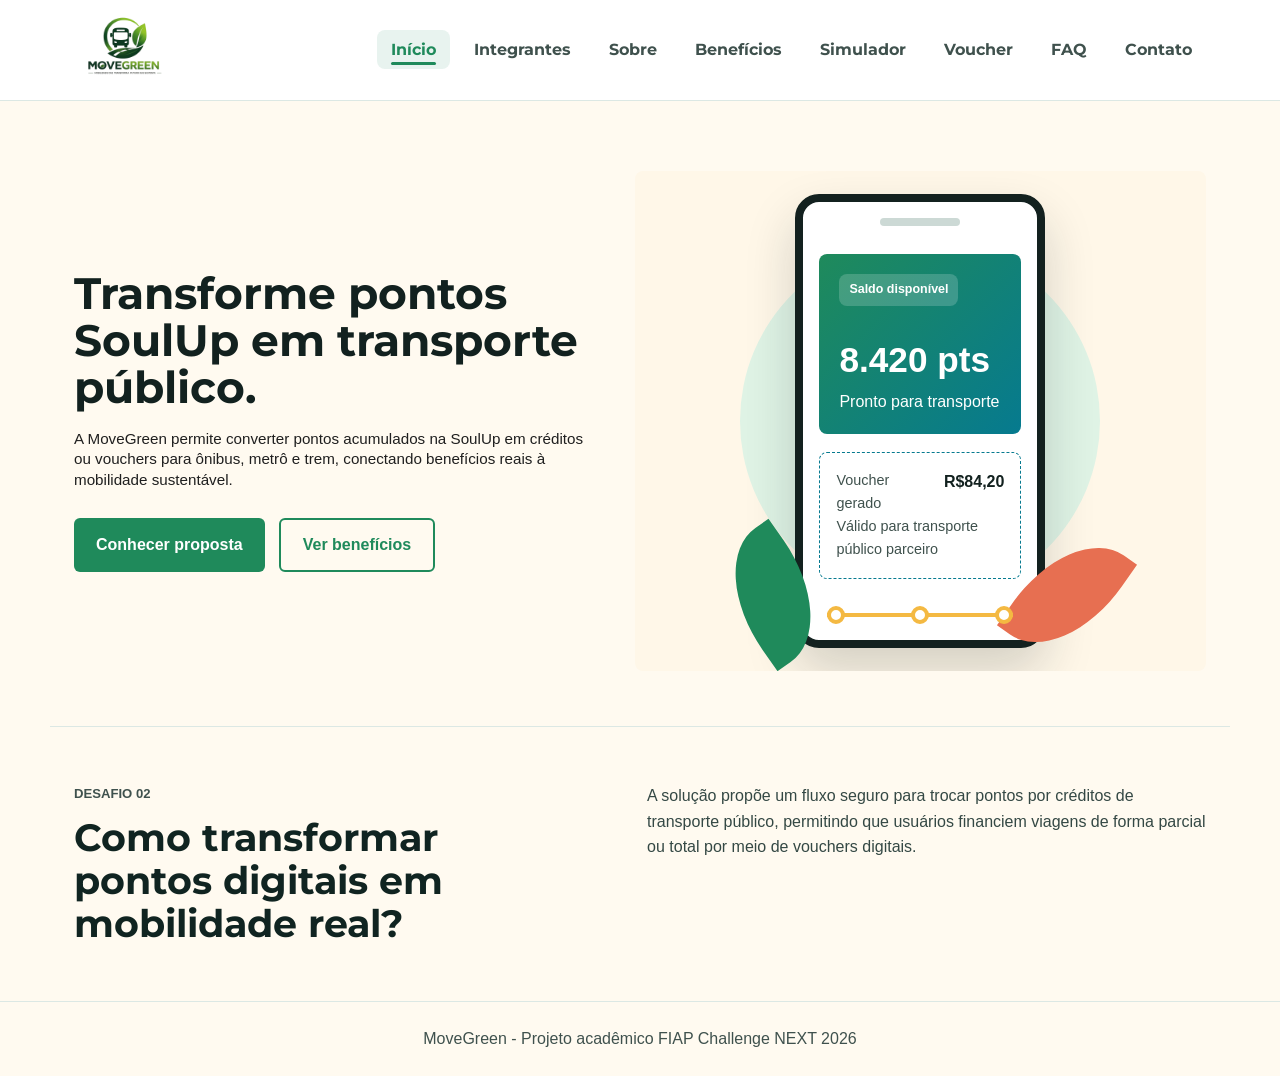
<file: index.html>
<!DOCTYPE html>
<html lang="pt-BR">
<head>
  <meta charset="UTF-8">
  <meta name="viewport" content="width=device-width, initial-scale=1.0">
  <title>MoveGreen | Inicio</title>

<link rel="preconnect" href="https://fonts.googleapis.com">
<link rel="preconnect" href="https://fonts.gstatic.com" crossorigin>
<link href="https://fonts.googleapis.com/css2?family=Montserrat:wght@600;700;800;900&display=swap" rel="stylesheet">

<link rel="stylesheet" href="css/style.css">

</head>
<body>
  <header class="header">
    <nav class="navbar">
     <a href="index.html" class="logo">
  <img src="img/logomovegreen.png" alt="Logo MoveGreen">
</a>

  
      <ul class="menu">
        <li><a class="nav-link active" href="index.html">Início</a></li>
        <li><a class="nav-link" href="pages/integrantes.html">Integrantes</a></li>
        <li><a class="nav-link" href="pages/sobre.html">Sobre</a></li>
        <li><a class="nav-link" href="pages/beneficios.html">Benefícios</a></li>
        <li><a class="nav-link" href="pages/simulador.html">Simulador</a></li>
        <li><a class="nav-link" href="pages/voucher.html">Voucher</a></li>
        <li><a class="nav-link" href="pages/faq.html">FAQ</a></li>
        <li><a class="nav-link" href="pages/contato.html">Contato</a></li>
      </ul>

    </nav>
  </header>
   <main>
    <section class="hero">
      <div class="hero-text">
        <h1>Transforme pontos SoulUp em transporte público.</h1>
        <p>
          A MoveGreen permite converter pontos acumulados na SoulUp em créditos ou vouchers para ônibus, metrô e trem, conectando benefícios reais à mobilidade sustentável.
        </p>

        <div class="buttons">
          <a href="pages/sobre.html" class="btn primary">Conhecer proposta</a>
          <a href="pages/beneficios.html" class="btn secondary">Ver benefícios</a>
        </div>
      </div>

      <div class="phone-area">
        <div class="phone">
          <div class="phone-detail"></div>

          <div class="balance-card">
            <span>Saldo disponível</span>
            <strong>8.420 pts</strong>
            <p>Pronto para transporte</p>
          </div>

          <div class="voucher-card">
            <div>
              <span>Voucher gerado</span>
              <strong>R$84,20</strong>
            </div>
            <p>Válido para transporte público parceiro</p>
          </div>

          <div class="route">
            <span></span>
            <span></span>
            <span></span>
          </div>
        </div>
      </div>
    </section>

    <section class="intro">
      <div>
        <p class="tag">Desafio 02</p>
        <h2>Como transformar pontos digitais em mobilidade real?</h2>
      </div>

      <p>
        A solução propõe um fluxo seguro para trocar pontos por créditos de transporte público,
        permitindo que usuários financiem viagens de forma parcial ou total por meio de vouchers digitais.
      </p>
    </section>
  </main>

  <footer class="footer">
    <p>MoveGreen - Projeto acadêmico FIAP Challenge NEXT 2026</p>
  </footer>
  <script src="js/script.js"></script>
</body>
</html>
</file>
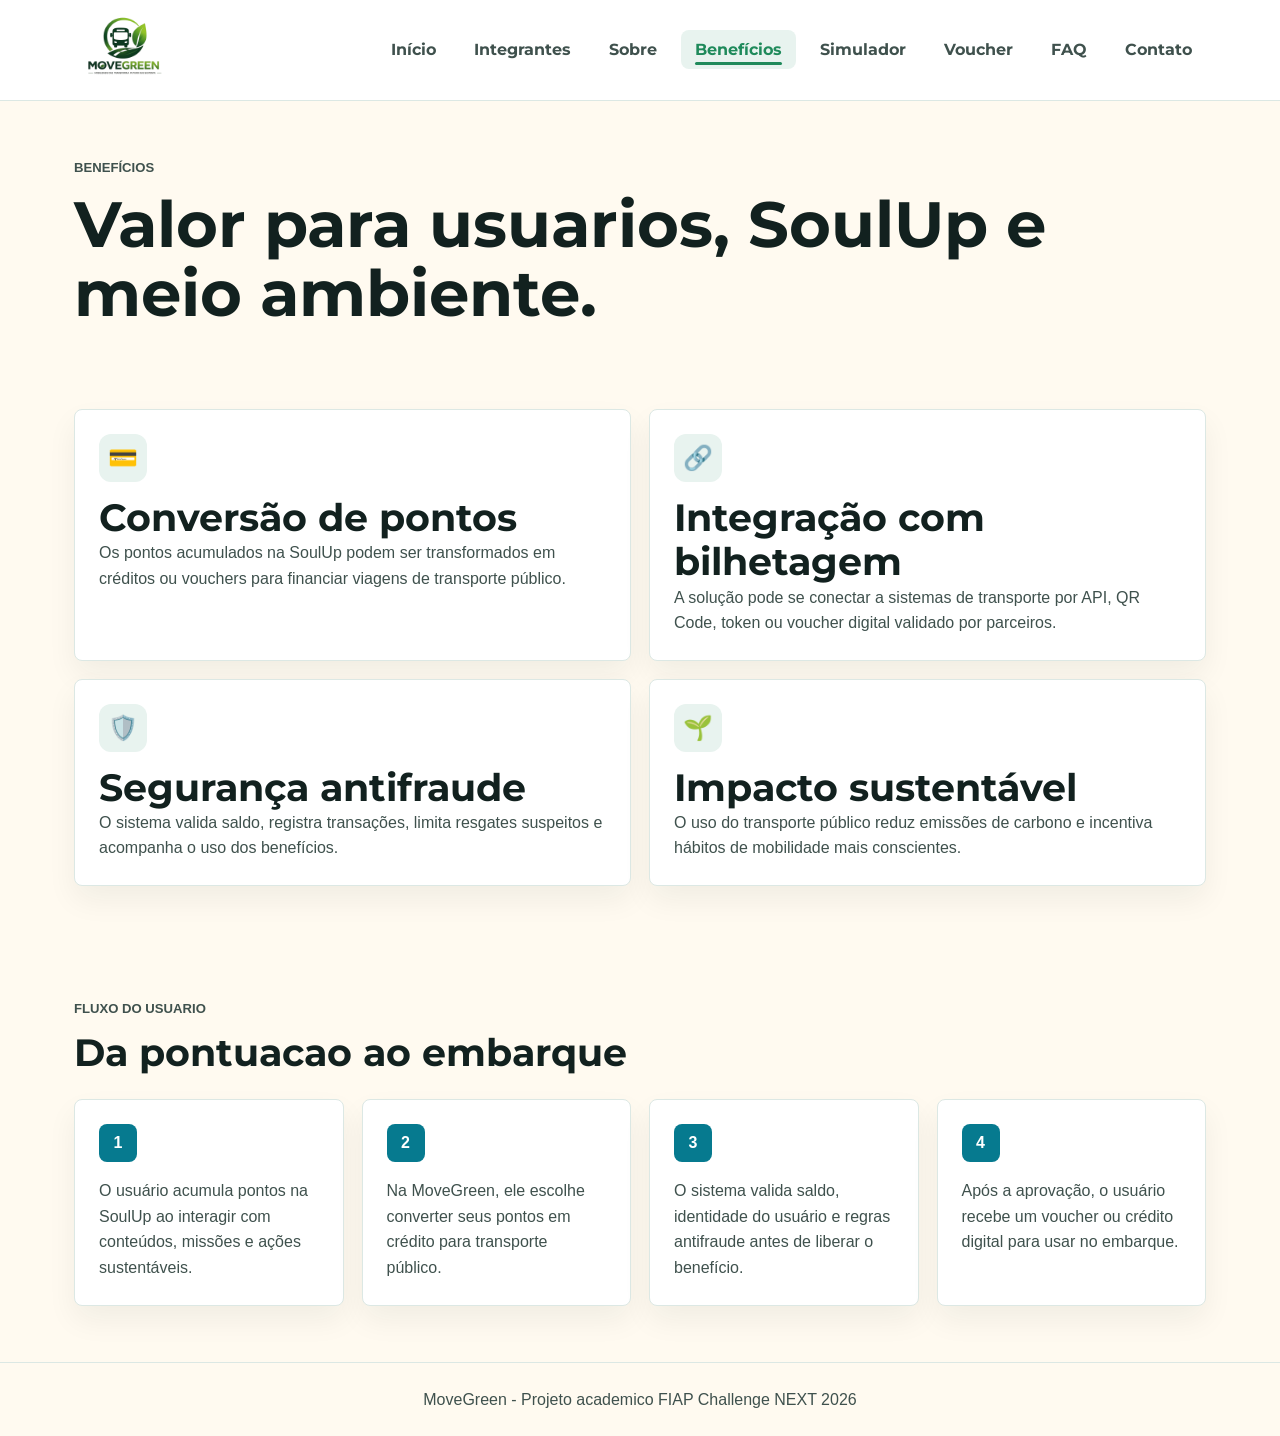
<file: pages/beneficios.html>
<!DOCTYPE html>
<html lang="pt-BR">
<head>
  <meta charset="UTF-8">
  <meta name="viewport" content="width=device-width, initial-scale=1.0">
  <title>MoveGreen | Beneficios</title>

  <link rel="preconnect" href="https://fonts.googleapis.com">
  <link rel="preconnect" href="https://fonts.gstatic.com" crossorigin>
  <link href="https://fonts.googleapis.com/css2?family=Montserrat:wght@600;700;800;900&display=swap" rel="stylesheet">

  <link rel="stylesheet" href="../css/style.css">
</head>
<body>
  <header class="header">
    <nav class="navbar">
      <a href="../index.html" class="logo">
  <img src="../img/logomovegreen.png" alt="Logo MoveGreen">
</a>

          <ul class="menu">
            <li><a class="nav-link" href="../index.html">Início</a></li>
            <li><a class="nav-link" href="integrantes.html">Integrantes</a></li>
            <li><a class="nav-link" href="sobre.html">Sobre</a></li>
            <li><a class="nav-link active" href="beneficios.html">Benefícios</a></li>
            <li><a class="nav-link" href="simulador.html">Simulador</a></li>
            <li><a class="nav-link" href="voucher.html">Voucher</a></li>
            <li><a class="nav-link" href="faq.html">FAQ</a></li>
            <li><a class="nav-link" href="contato.html">Contato</a></li>
          </ul>
    </nav>
  </header>

  <main class="page">
    <section class="page-title">
      <p class="tag">Benefícios</p>
      <h1>Valor para usuarios, SoulUp e meio ambiente.</h1>
    </section>

    <section class="cards">
      <article class="card">
        <div class="card-icon">💳</div>
        <h2>Conversão de pontos</h2>
        <p>
          Os pontos acumulados na SoulUp podem ser transformados em créditos ou vouchers
        para financiar viagens de transporte público.
        </p>
      </article>

      <article class="card">
        <div class="card-icon">🔗</div>
        <h2>Integração com bilhetagem</h2>
        <p>
         A solução pode se conectar a sistemas de transporte por API, QR Code, token
        ou voucher digital validado por parceiros.
        </p>
      </article>

        <article class="card">
          <div class="card-icon">🛡️</div>
          <h2>Segurança antifraude</h2>
          <p>
            O sistema valida saldo, registra transações, limita resgates suspeitos e
            acompanha o uso dos benefícios.
        </p>
      </article>

      <article class="card">
        <div class="card-icon">🌱</div>
        <h2>Impacto sustentável</h2>
        <p>
          O uso do transporte público reduz emissões de carbono e incentiva hábitos de
          mobilidade mais conscientes.
        </p>
      </article>
    </section>

        <section class="steps-section">
      <div class="page-title small">
        <p class="tag">Fluxo do usuario</p>
        <h2>Da pontuacao ao embarque</h2>
      </div>

      <div class="steps">
        <div class="step">
          <strong>1</strong>
          <p>O usuário acumula pontos na SoulUp ao interagir com conteúdos, missões e ações sustentáveis.</p>
        </div>

        <div class="step">
          <strong>2</strong>
          <p>Na MoveGreen, ele escolhe converter seus pontos em crédito para transporte público.</p>
        </div>

        <div class="step">
          <strong>3</strong>
          <p>O sistema valida saldo, identidade do usuário e regras antifraude antes de liberar o benefício.</p>
        </div>

        <div class="step">
          <strong>4</strong>
          <p>Após a aprovação, o usuário recebe um voucher ou crédito digital para usar no embarque.</p>
        </div>
      </div>
    </section>
  </main>

   <footer class="footer">
    <p>MoveGreen - Projeto academico FIAP Challenge NEXT 2026</p>
  </footer>
  <script src="../js/script.js"></script>
</body>
</html>
</file>
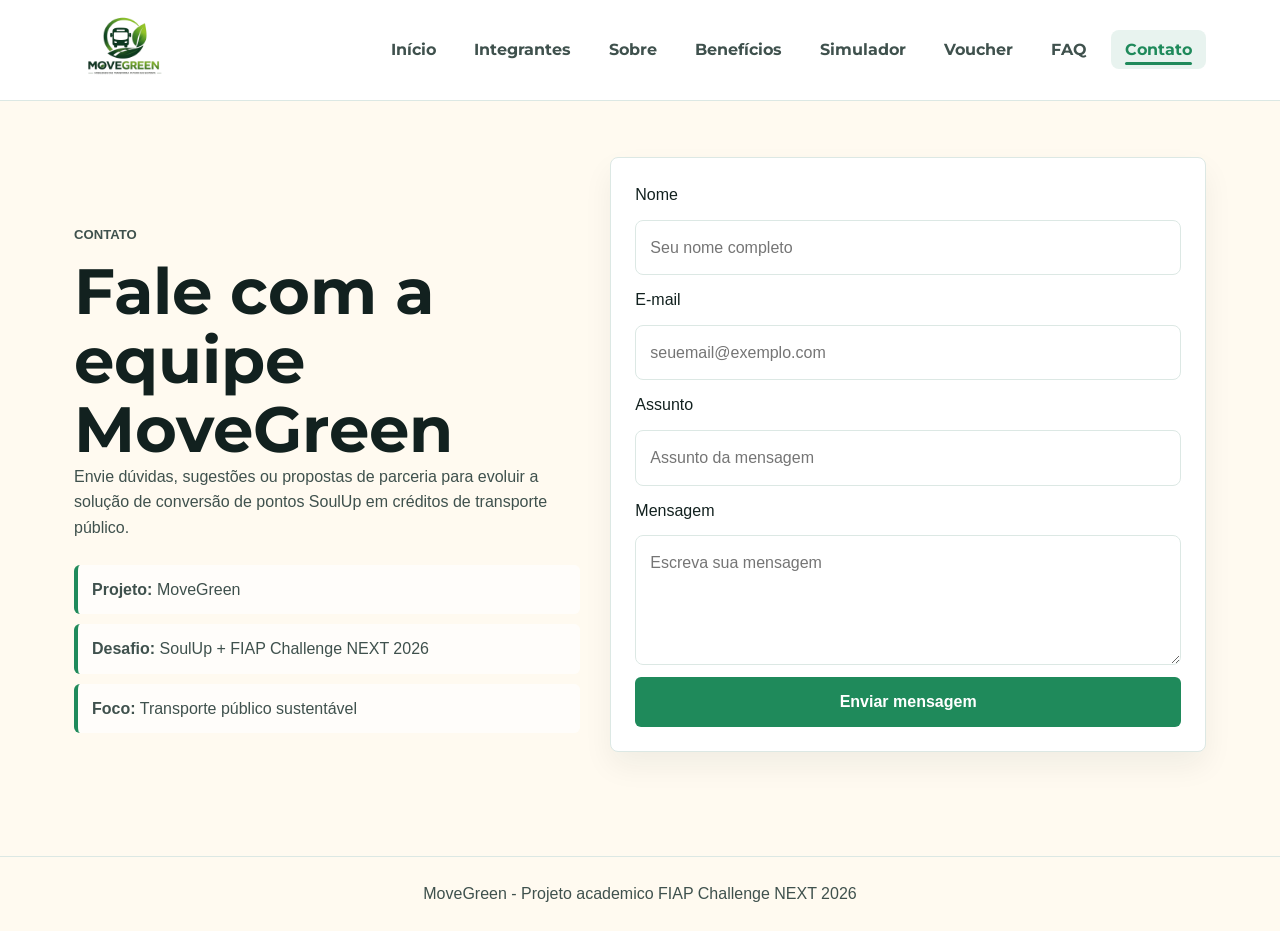
<file: pages/contato.html>
<!DOCTYPE html>
<html lang="pt-BR">
<head>
  <meta charset="UTF-8">
  <meta name="viewport" content="width=device-width, initial-scale=1.0">
  <title>MoveGreen | Contato</title>

  <link rel="preconnect" href="https://fonts.googleapis.com">
  <link rel="preconnect" href="https://fonts.gstatic.com" crossorigin>
  <link href="https://fonts.googleapis.com/css2?family=Montserrat:wght@600;700;800;900&display=swap" rel="stylesheet">

  <link rel="stylesheet" href="../css/style.css">
</head>
<body>
  <header class="header">
    <nav class="navbar">
     <a href="../index.html" class="logo">
  <img src="../img/logomovegreen.png" alt="Logo MoveGreen">
</a>


        <ul class="menu">
            <li><a class="nav-link" href="../index.html">Início</a></li>
            <li><a class="nav-link" href="integrantes.html">Integrantes</a></li>
            <li><a class="nav-link" href="sobre.html">Sobre</a></li>
            <li><a class="nav-link" href="beneficios.html">Benefícios</a></li>
            <li><a class="nav-link" href="simulador.html">Simulador</a></li>
            <li><a class="nav-link" href="voucher.html">Voucher</a></li>
            <li><a class="nav-link" href="faq.html">FAQ</a></li>
            <li><a class="nav-link active" href="contato.html">Contato</a></li>
        </ul>
     </nav>   
  </header>

   <main class="page contact-page">
    <section class="page-title">
    <p class="tag">Contato</p>
    <h1>Fale com a equipe MoveGreen</h1>
    <p>
    Envie dúvidas, sugestões ou propostas de parceria para evoluir a solução de
    conversão de pontos SoulUp em créditos de transporte público.
    </p>

    <div class="contact-info">
    <p><strong>Projeto:</strong> MoveGreen</p>
    <p><strong>Desafio:</strong> SoulUp + FIAP Challenge NEXT 2026</p>
    <p><strong>Foco:</strong> Transporte público sustentável</p>
   </div>
    </section>

    <form class="contact-form">
      <label for="nome">Nome</label>
      <input
        id="nome"
        type="text"
        placeholder="Seu nome completo"
        required
        oninvalid="this.setCustomValidity('Informe seu nome para continuar.')"
        oninput="this.setCustomValidity('')"


      <label for="email">E-mail</label>
      <input
        id="email"
        type="email"
        placeholder="seuemail@exemplo.com"
        required
        oninvalid="this.setCustomValidity('Informe um e-mail válido para continuar. Exemplo: nome@email.com')"
        oninput="this.setCustomValidity('')"
>


      <label for="assunto">Assunto</label>
      <input
        id="assunto"
        type="text"
        placeholder="Assunto da mensagem"
        required
        oninvalid="this.setCustomValidity('Informe o assunto da mensagem.')"
        oninput="this.setCustomValidity('')"
>
      <label for="mensagem">Mensagem</label>
      <textarea
        id="mensagem"
        placeholder="Escreva sua mensagem"
        required
        oninvalid="this.setCustomValidity('Escreva uma mensagem antes de enviar.')"
        oninput="this.setCustomValidity('')"
></textarea>      

      <button type="submit">Enviar mensagem</button>
    </form>
  </main>

  <footer class="footer">
    <p>MoveGreen - Projeto academico FIAP Challenge NEXT 2026</p>
  </footer>
  <script src="../js/script.js"></script>
</body>
</html>
</file>
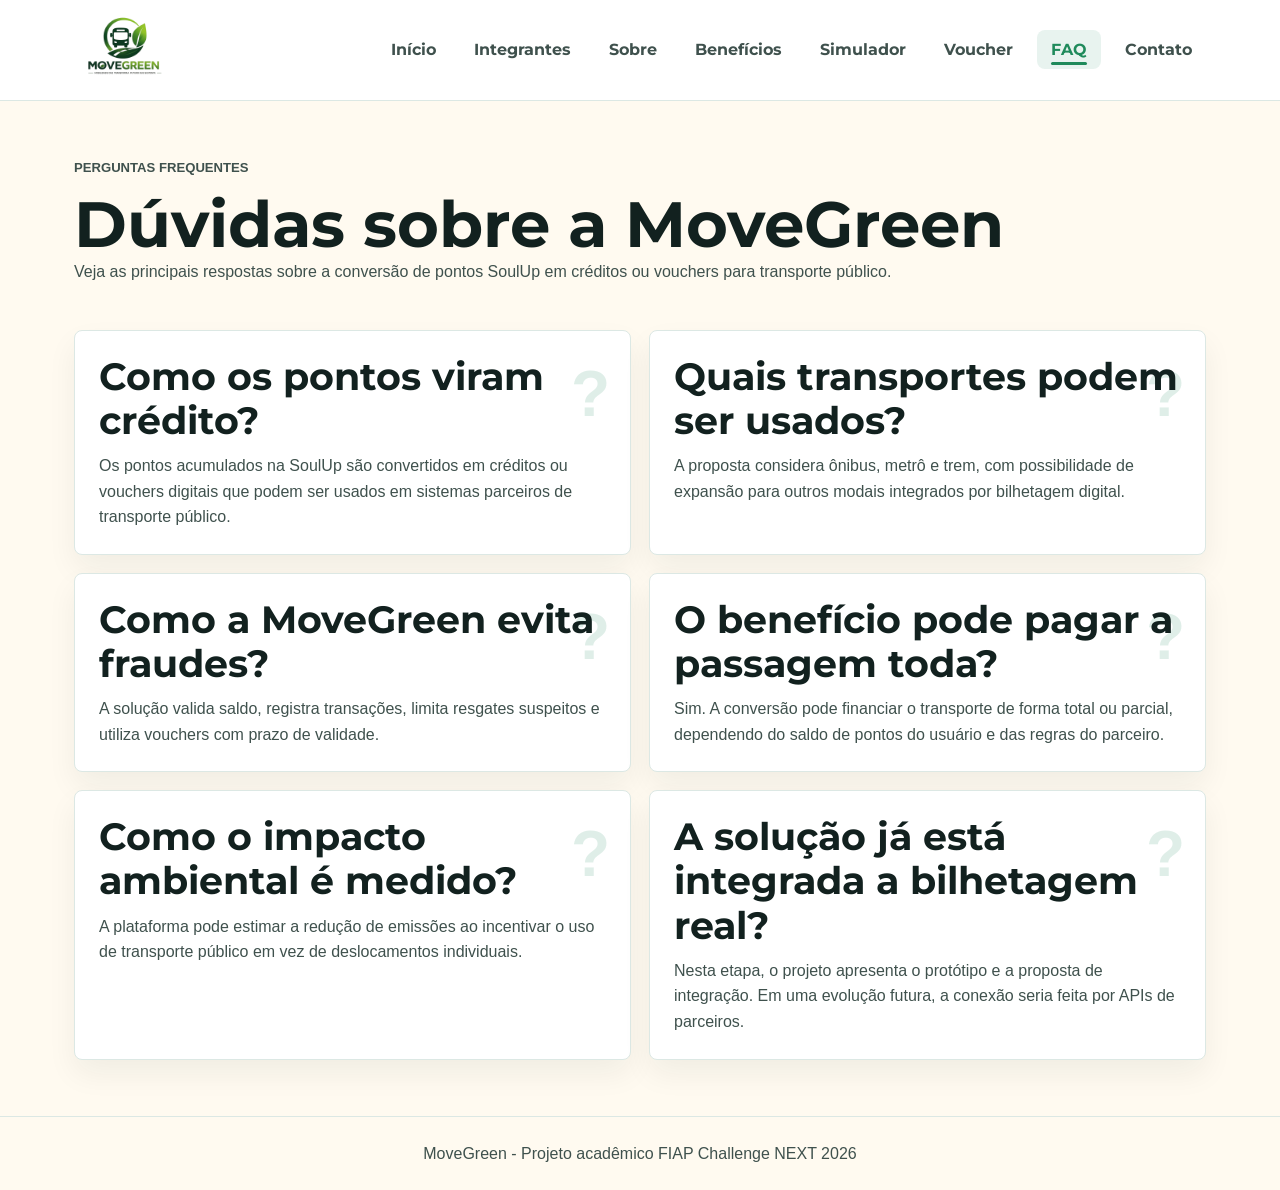
<file: pages/faq.html>
<!DOCTYPE html>
<html lang="pt-BR">
<head>
  <meta charset="UTF-8">
  <meta name="viewport" content="width=device-width, initial-scale=1.0">
  <title>MoveGreen | FAQ</title>

  <link rel="preconnect" href="https://fonts.googleapis.com">
  <link rel="preconnect" href="https://fonts.gstatic.com" crossorigin>
  <link href="https://fonts.googleapis.com/css2?family=Montserrat:wght@600;700;800;900&display=swap" rel="stylesheet">

  <link rel="stylesheet" href="../css/style.css">
</head>
<body>
  <header class="header">
    <nav class="navbar">
      <a href="../index.html" class="logo">
        <img src="../img/logomovegreen.png" alt="Logo MoveGreen">
      </a>

          <ul class="menu">
            <li><a class="nav-link" href="../index.html">Início</a></li>
            <li><a class="nav-link" href="integrantes.html">Integrantes</a></li>
            <li><a class="nav-link" href="sobre.html">Sobre</a></li>
            <li><a class="nav-link" href="beneficios.html">Benefícios</a></li>
            <li><a class="nav-link" href="simulador.html">Simulador</a></li>
            <li><a class="nav-link" href="voucher.html">Voucher</a></li>
            <li><a class="nav-link active" href="faq.html">FAQ</a></li>
            <li><a class="nav-link" href="contato.html">Contato</a></li>
          </ul>
    </nav>
  </header>

  <main class="page">
    <section class="page-title">
      <p class="tag">Perguntas frequentes</p>
      <h1>Dúvidas sobre a MoveGreen</h1>
      <p>
        Veja as principais respostas sobre a conversão de pontos SoulUp em
        créditos ou vouchers para transporte público.
      </p>
    </section>

    <section class="faq-grid">
      <article class="faq-card">
        <h2>Como os pontos viram crédito?</h2>
        <p>
          Os pontos acumulados na SoulUp são convertidos em créditos ou vouchers
          digitais que podem ser usados em sistemas parceiros de transporte público.
        </p>
      </article>

      <article class="faq-card">
        <h2>Quais transportes podem ser usados?</h2>
        <p>
          A proposta considera ônibus, metrô e trem, com possibilidade de expansão
          para outros modais integrados por bilhetagem digital.
        </p>
      </article>

      <article class="faq-card">
        <h2>Como a MoveGreen evita fraudes?</h2>
        <p>
          A solução valida saldo, registra transações, limita resgates suspeitos
          e utiliza vouchers com prazo de validade.
        </p>
      </article>

      <article class="faq-card">
        <h2>O benefício pode pagar a passagem toda?</h2>
        <p>
          Sim. A conversão pode financiar o transporte de forma total ou parcial,
          dependendo do saldo de pontos do usuário e das regras do parceiro.
        </p>
      </article>

      <article class="faq-card">
        <h2>Como o impacto ambiental é medido?</h2>
        <p>
          A plataforma pode estimar a redução de emissões ao incentivar o uso de
          transporte público em vez de deslocamentos individuais.
        </p>
      </article>

        <article class="faq-card">
            <h2>A solução já está integrada a bilhetagem real?</h2>
            <p>
                Nesta etapa, o projeto apresenta o protótipo e a proposta de integração.
                 Em uma evolução futura, a conexão seria feita por APIs de parceiros.
            </p>
       </article>
     </section>
  </main>

    <footer class="footer">
        <p>MoveGreen - Projeto acadêmico FIAP Challenge NEXT 2026</p>
    </footer>

  <script src="../js/script.js"></script>
</body>
</html>
</file>
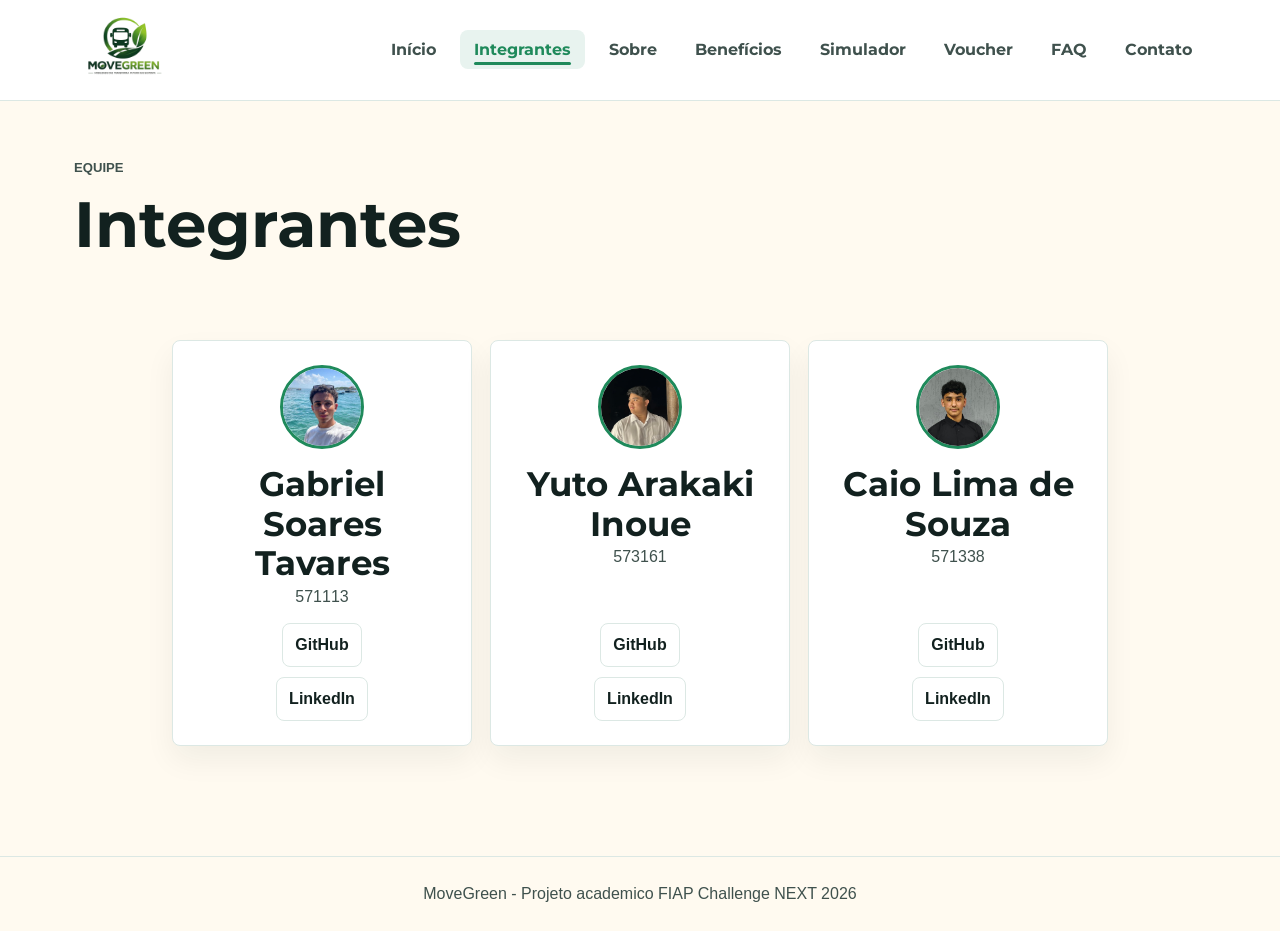
<file: pages/integrantes.html>
<!DOCTYPE html>
<html lang="pt-BR">
<head>
  <meta charset="UTF-8">
  <meta name="viewport" content="width=device-width, initial-scale=1.0">
  <title>MoveGreen | Integrantes</title>
    <link rel="preconnect" href="https://fonts.googleapis.com">
    <link rel="preconnect" href="https://fonts.gstatic.com" crossorigin>
    <link href="https://fonts.googleapis.com/css2?family=Montserrat:wght@600;700;800;900&display=swap" rel="stylesheet">

  <link rel="stylesheet" href="../css/style.css">
</head>
<body>
  <header class="header">
    <nav class="navbar">
      <a href="../index.html" class="logo">
  <img src="../img/logomovegreen.png" alt="Logo MoveGreen">
</a>

          <ul class="menu">
            <li><a class="nav-link" href="../index.html">Início</a></li>
            <li><a class="nav-link active" href="integrantes.html">Integrantes</a></li>
            <li><a class="nav-link" href="sobre.html">Sobre</a></li>
            <li><a class="nav-link" href="beneficios.html">Benefícios</a></li>
            <li><a class="nav-link" href="simulador.html">Simulador</a></li>
            <li><a class="nav-link" href="voucher.html">Voucher</a></li>
            <li><a class="nav-link" href="faq.html">FAQ</a></li>
            <li><a class="nav-link" href="contato.html">Contato</a></li>
          </ul>
    </nav>
  </header>
   <main class="page">
    <section class="page-title">
      <p class="tag">Equipe</p>
      <h1>Integrantes </h1>
    </section>

    <section class="team-grid">
      <article class="member">
        <img class="avatar-img" src="../img/img/gabriel.png" alt="Foto de Gabriel Soares Tavares">
        <h2>Gabriel Soares Tavares</h2>
        <p>571113</p>
        <a href="https://github.com/gabristavares">GitHub</a>
        <a href="https://www.linkedin.com/in/gabrielst1005/">LinkedIn</a>
      </article>

      <article class="member">
        <img class="avatar-img" src="../img/img/yuto.png" alt="Foto de Yuto Arakaki Inoue">
        <h2>Yuto Arakaki Inoue</h2>
        <p>573161</p>
        <a href="https://github.com/yutoinouee">GitHub</a>
        <a href="https://www.linkedin.com/in/yuto-inoue-713348373">LinkedIn</a>
      </article>

      <article class="member">
        <img class="avatar-img" src="../img/img/caio.png" alt="Foto de Caio Lima de Souza">
        <h2>Caio Lima de Souza</h2>
        <p>571338</p>
        <a href="https://github.com/caiolimadesouza">GitHub</a>
        <a href="https://www.linkedin.com/in/caio-limadesouza-b697513b9">LinkedIn</a>
      </article>
    </section>
  </main>

  <footer class="footer">
    <p>MoveGreen - Projeto academico FIAP Challenge NEXT 2026</p>
  </footer>
  <script src="../js/script.js"></script>
</body>
</html>
</file>
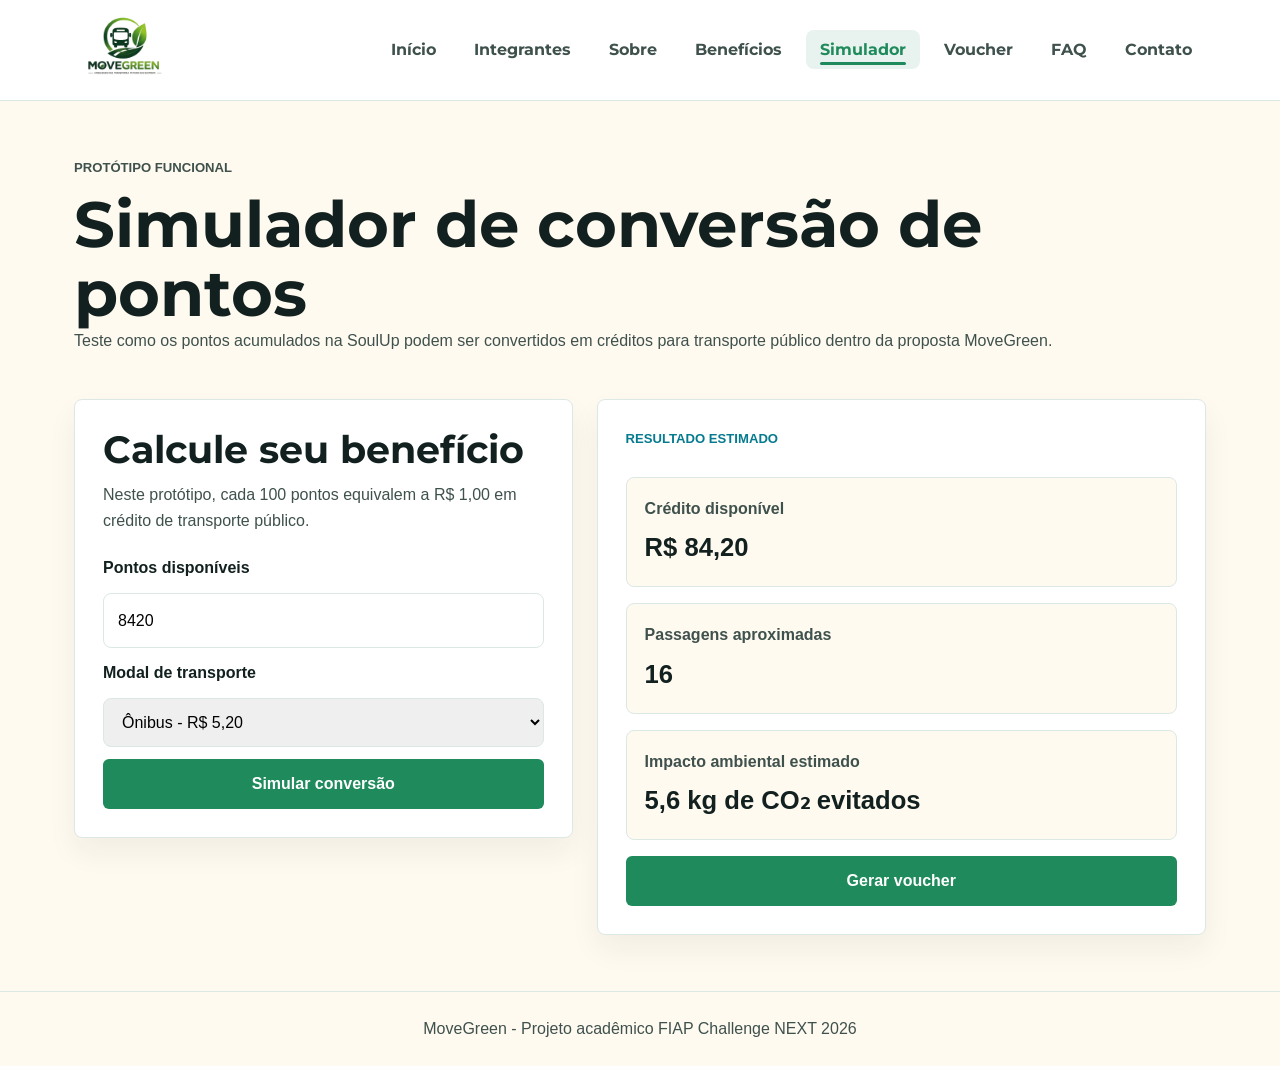
<file: pages/simulador.html>
<!DOCTYPE html>
<html lang="pt-BR">
<head>
  <meta charset="UTF-8">
  <meta name="viewport" content="width=device-width, initial-scale=1.0">
  <title>MoveGreen | Simulador</title>

  <link rel="preconnect" href="https://fonts.googleapis.com">
  <link rel="preconnect" href="https://fonts.gstatic.com" crossorigin>
  <link href="https://fonts.googleapis.com/css2?family=Montserrat:wght@600;700;800;900&display=swap" rel="stylesheet">

  <link rel="stylesheet" href="../css/style.css">
</head>
<body>
  <header class="header">
    <nav class="navbar">
      <a href="../index.html" class="logo">
        <img src="../img/logomovegreen.png" alt="Logo MoveGreen">
      </a>

      <ul class="menu">
        <li><a class="nav-link" href="../index.html">Início</a></li>
        <li><a class="nav-link" href="integrantes.html">Integrantes</a></li>
        <li><a class="nav-link" href="sobre.html">Sobre</a></li>
        <li><a class="nav-link" href="beneficios.html">Benefícios</a></li>
        <li><a class="nav-link active" href="simulador.html">Simulador</a></li>
        <li><a class="nav-link" href="voucher.html">Voucher</a></li>
        <li><a class="nav-link" href="faq.html">FAQ</a></li>
        <li><a class="nav-link" href="contato.html">Contato</a></li>
      </ul>
    </nav>
  </header>
   <main class="page">
    <section class="page-title">
      <p class="tag">Protótipo funcional</p>
      <h1>Simulador de conversão de pontos</h1>
      <p>
        Teste como os pontos acumulados na SoulUp podem ser convertidos em
        créditos para transporte público dentro da proposta MoveGreen.
      </p>
    </section>

    <section class="simulator-layout">
      <article class="simulator-panel">
        <h2>Calcule seu benefício</h2>
        <p>
          Neste protótipo, cada 100 pontos equivalem a R$ 1,00 em crédito de
          transporte público.
        </p>

        <form class="simulator-form">
          <label for="points">Pontos disponíveis</label>
          <input id="points" type="number" value="8420" min="100" step="100">

          <label for="transport">Modal de transporte</label>
          <select id="transport">
            <option value="5.20">Ônibus - R$ 5,20</option>
            <option value="5.00">Metrô - R$ 5,00</option>
            <option value="4.80">Trem - R$ 4,80</option>
          </select>

          <button type="button" id="calculateBtn">Simular conversão</button>
        </form>
      </article>

      <article class="simulator-result">
        <p class="tag">Resultado estimado</p>

        <div class="result-card">
          <span>Crédito disponível</span>
          <strong id="creditResult">R$ 84,20</strong>
        </div>

        <div class="result-card">
          <span>Passagens aproximadas</span>
          <strong id="ticketsResult">16</strong>
        </div>

        <div class="result-card">
          <span>Impacto ambiental estimado</span>
          <strong id="impactResult">5,6 kg de CO₂ evitados</strong>
        </div>

        <a class="btn primary" href="voucher.html">Gerar voucher</a>
      </article>
    </section>
  </main>

  <footer class="footer">
    <p>MoveGreen - Projeto acadêmico FIAP Challenge NEXT 2026</p>
  </footer>

  <script src="../js/script.js"></script>
</body>
</html>
</file>
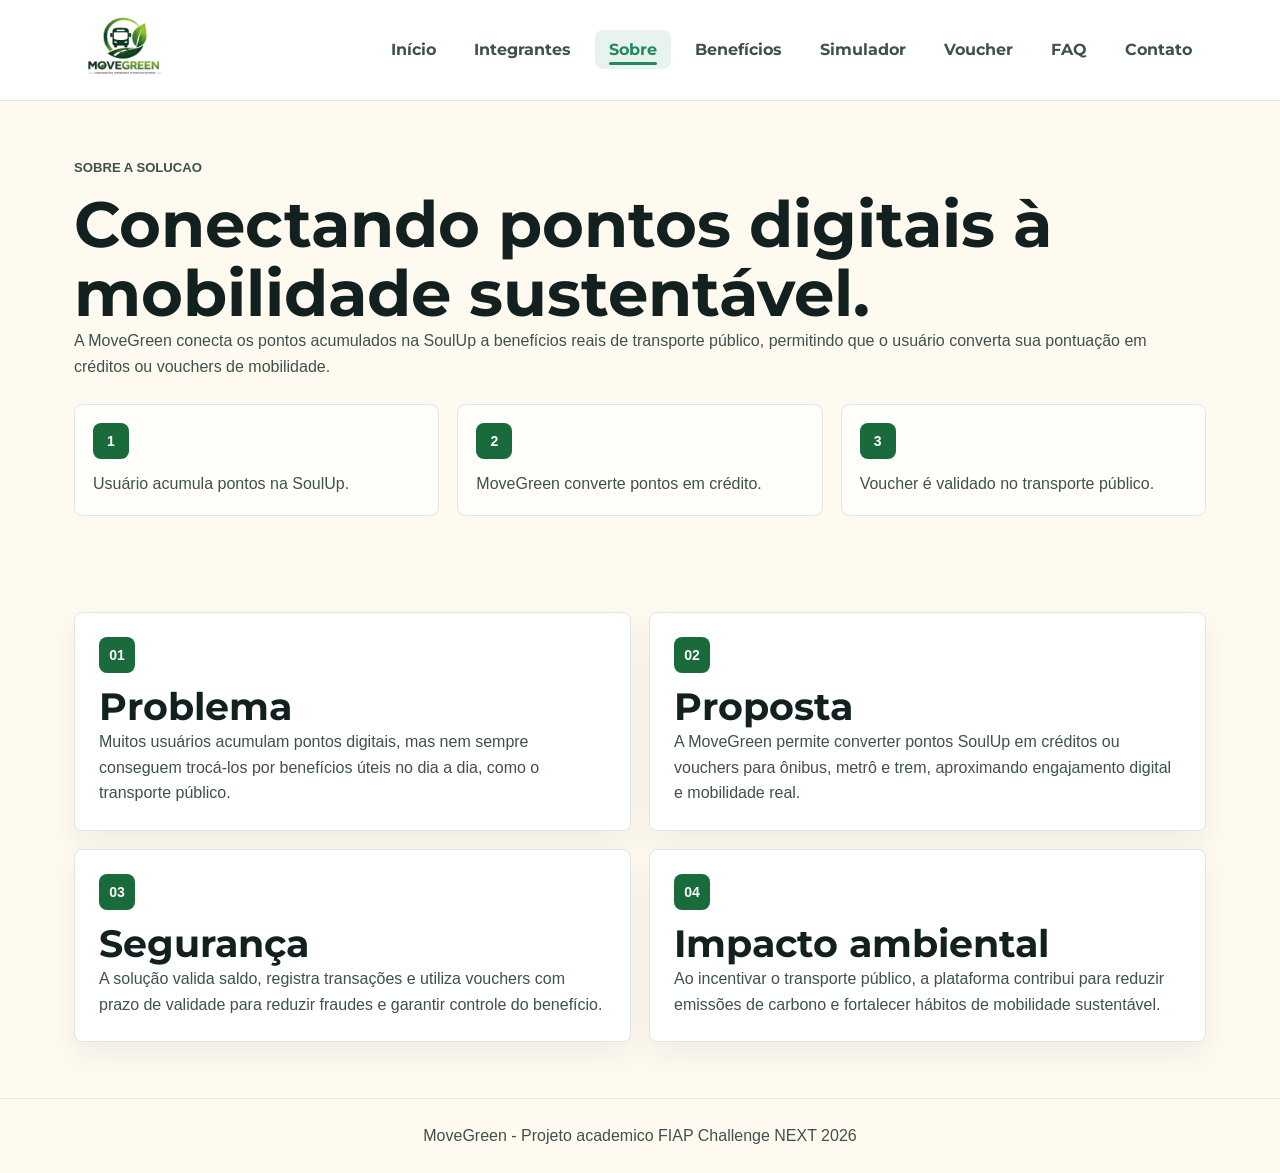
<file: pages/sobre.html>
<!DOCTYPE html>
<html lang="pt-BR">
<head>
  <meta charset="UTF-8">
  <meta name="viewport" content="width=device-width, initial-scale=1.0">
  <title>MoveGreen | Sobre</title>

    <link rel="preconnect" href="https://fonts.googleapis.com">
    <link rel="preconnect" href="https://fonts.gstatic.com" crossorigin>
    <link href="https://fonts.googleapis.com/css2?family=Montserrat:wght@600;700;800;900&display=swap" rel="stylesheet">

  <link rel="stylesheet" href="../css/style.css">
</head>
<body>
  <header class="header">
    <nav class="navbar">
      <a href="../index.html" class="logo">
  <img src="../img/logomovegreen.png" alt="Logo MoveGreen">
</a>

          <ul class="menu">
            <li><a class="nav-link" href="../index.html">Início</a></li>
            <li><a class="nav-link" href="integrantes.html">Integrantes</a></li>
            <li><a class="nav-link active" href="sobre.html">Sobre</a></li>
            <li><a class="nav-link" href="beneficios.html">Benefícios</a></li>
            <li><a class="nav-link" href="simulador.html">Simulador</a></li>
            <li><a class="nav-link" href="voucher.html">Voucher</a></li>
            <li><a class="nav-link" href="faq.html">FAQ</a></li>
            <li><a class="nav-link" href="contato.html">Contato</a></li>
          </ul>

    </nav>
  </header>
  
    <main class="page">
      <section class="page-title">
        <p class="tag">Sobre a solucao</p>
          <h1>Conectando pontos digitais à mobilidade sustentável.</h1>
        <p>
         A MoveGreen conecta os pontos acumulados na SoulUp a benefícios reais de
        transporte público, permitindo que o usuário converta sua pontuação em
        créditos ou vouchers de mobilidade.
        </p>
      </section>
      <section class="about-flow">
    <div>
      <span>1</span>
      <p>Usuário acumula pontos na SoulUp.</p>
    </div>

   <div>
      <span>2</span>
      <p>MoveGreen converte pontos em crédito.</p>
    </div>

    <div>
      <span>3</span>
      <p>Voucher é validado no transporte público.</p>
    </div>
  </section>

  <section class="content-grid">
    <article class="text-card">
      <div class="badge">01</div>
      <h2>Problema</h2>
      <p>Muitos usuários acumulam pontos digitais, mas nem sempre conseguem trocá-los
          por benefícios úteis no dia a dia, como o transporte público.</p>
  </article>

  <article class="text-card">
    <div class="badge">02</div>
    <h2>Proposta</h2>
    <p> A MoveGreen permite converter pontos SoulUp em créditos ou vouchers para
          ônibus, metrô e trem, aproximando engajamento digital e mobilidade real.</p>
  </article>

  <article class="text-card">
    <div class="badge">03</div>
    <h2>Segurança</h2>
    <p> A solução valida saldo, registra transações e utiliza vouchers com prazo de
        validade para reduzir fraudes e garantir controle do benefício.</p>
  </article>

  <article class="text-card">
    <div class="badge">04</div>
    <h2>Impacto ambiental</h2>
    <p>  Ao incentivar o transporte público, a plataforma contribui para reduzir
          emissões de carbono e fortalecer hábitos de mobilidade sustentável.</p>
  </article>
</section>
  </main>

  <footer class="footer">
    <p>MoveGreen - Projeto academico FIAP Challenge NEXT 2026</p>
  </footer>
 <script src="../js/script.js"></script>
</body>
</html>
</file>
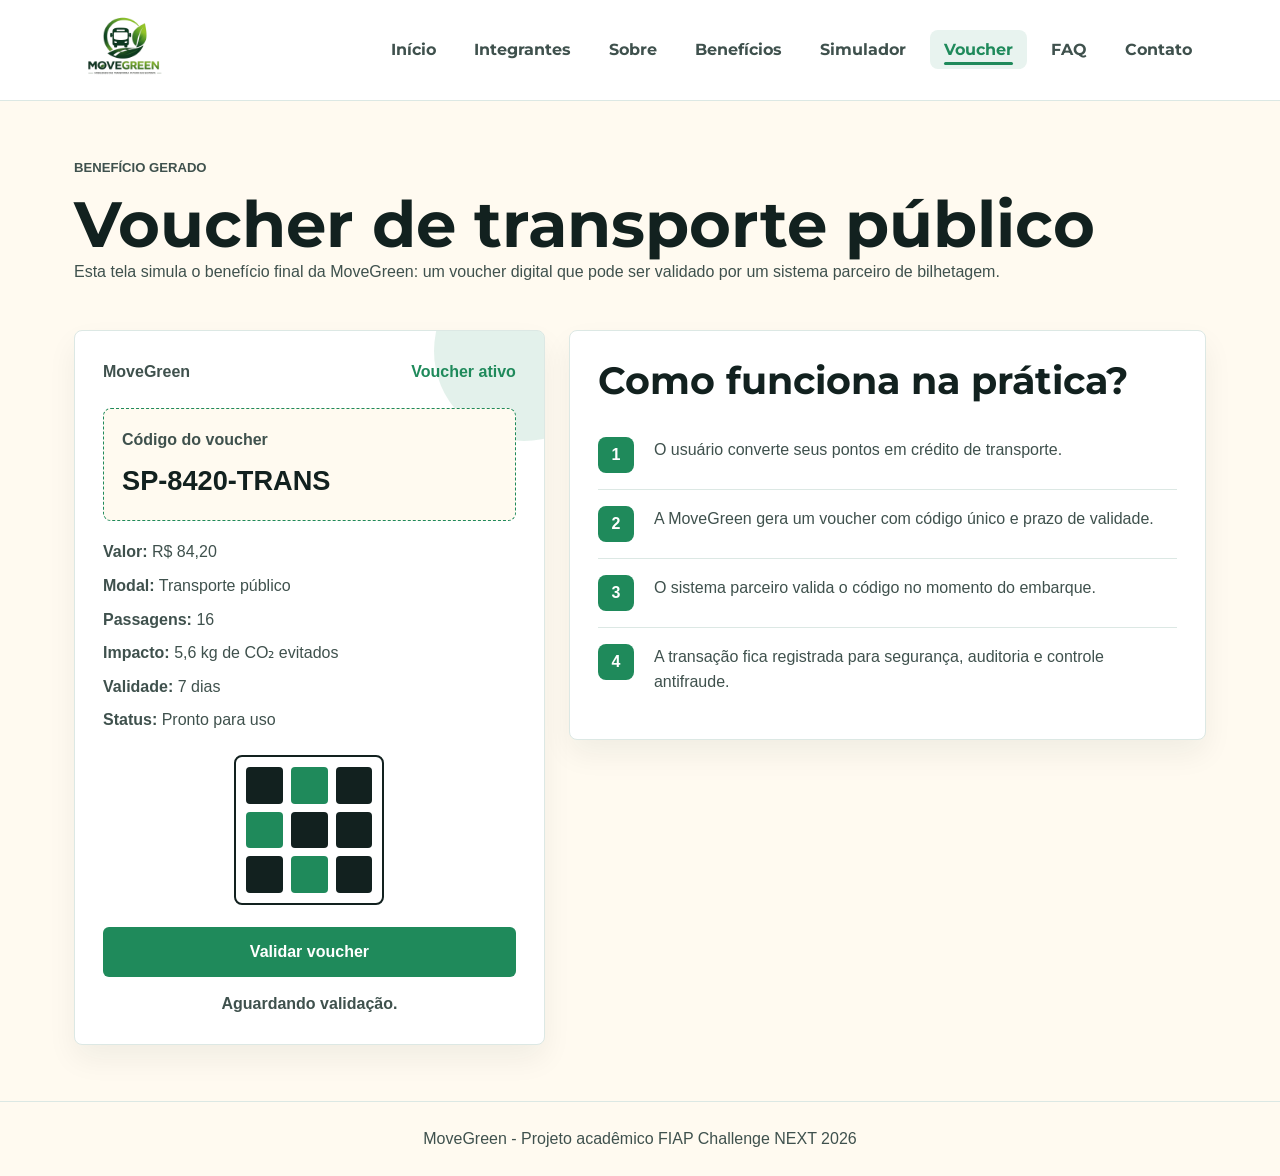
<file: pages/voucher.html>
<!DOCTYPE html>
<html lang="pt-BR">
<head>
  <meta charset="UTF-8">
  <meta name="viewport" content="width=device-width, initial-scale=1.0">
  <title>MoveGreen | Voucher</title>

  <link rel="preconnect" href="https://fonts.googleapis.com">
  <link rel="preconnect" href="https://fonts.gstatic.com" crossorigin>
  <link href="https://fonts.googleapis.com/css2?family=Montserrat:wght@600;700;800;900&display=swap" rel="stylesheet">

  <link rel="stylesheet" href="../css/style.css">
</head>
<body>
  <header class="header">
    <nav class="navbar">
      <a href="../index.html" class="logo">
        <img src="../img/logomovegreen.png" alt="Logo MoveGreen">
      </a>

      <ul class="menu">
        <li><a class="nav-link" href="../index.html">Início</a></li>
        <li><a class="nav-link" href="integrantes.html">Integrantes</a></li>
        <li><a class="nav-link" href="sobre.html">Sobre</a></li>
        <li><a class="nav-link" href="beneficios.html">Benefícios</a></li>
        <li><a class="nav-link" href="simulador.html">Simulador</a></li>
        <li><a class="nav-link active" href="voucher.html">Voucher</a></li>
        <li><a class="nav-link" href="faq.html">FAQ</a></li>
        <li><a class="nav-link" href="contato.html">Contato</a></li>
      </ul>
    </nav>
  </header>

  <main class="page">
    <section class="page-title">
      <p class="tag">Benefício gerado</p>
      <h1>Voucher de transporte público</h1>
      <p>
        Esta tela simula o benefício final da MoveGreen: um voucher digital que
        pode ser validado por um sistema parceiro de bilhetagem.
      </p>
    </section>

    <section class="voucher-layout">
      <article class="voucher-ticket">
        <div class="voucher-top">
          <span>MoveGreen</span>
          <strong>Voucher ativo</strong>
        </div>

        <div class="voucher-code">
          <span>Código do voucher</span>
          <strong>SP-8420-TRANS</strong>
        </div>

        <div class="voucher-details">
            <p><strong>Valor:</strong> <span id="voucherValue">R$ 84,20</span></p>
            <p><strong>Modal:</strong> <span id="voucherTransport">Transporte público</span></p>
            <p><strong>Passagens:</strong> <span id="voucherTickets">16</span></p>
            <p><strong>Impacto:</strong> <span id="voucherImpact">5,6 kg de CO₂ evitados</span></p>
            <p><strong>Validade:</strong> 7 dias</p>
            <p><strong>Status:</strong> Pronto para uso</p>
        </div>
        <div class="qr-fake" aria-label="Representação visual de QR Code">
          <span></span>
          <span></span>
          <span></span>
          <span></span>
          <span></span>
          <span></span>
          <span></span>
          <span></span>
          <span></span>
        </div>

        <button type="button" id="validateVoucher">Validar voucher</button>
        <p class="voucher-message" id="voucherMessage">Aguardando validação.</p>
      </article>

      <article class="voucher-info">
        <h2>Como funciona na prática?</h2>

        <div class="voucher-step">
          <span>1</span>
          <p>O usuário converte seus pontos em crédito de transporte.</p>
        </div>

        <div class="voucher-step">
          <span>2</span>
          <p>A MoveGreen gera um voucher com código único e prazo de validade.</p>
        </div>

        <div class="voucher-step">
          <span>3</span>
          <p>O sistema parceiro valida o código no momento do embarque.</p>
        </div>

        
        <div class="voucher-step">
          <span>4</span>
          <p>A transação fica registrada para segurança, auditoria e controle antifraude.</p>
        </div>
      </article>
    </section>
  </main>

  <footer class="footer">
    <p>MoveGreen - Projeto acadêmico FIAP Challenge NEXT 2026</p>
  </footer>

  <script src="../js/script.js"></script>
</body>
</html>
</file>
<file: css/style.css>
/* RESET E VARIAVEIS */
* {
  margin: 0;
  padding: 0;
  box-sizing: border-box;
}

:root {
  --green: #1f8a5b;
  --teal: #067a8f;
  --yellow: #f4b942;
  --orange: #e76f51;
  --dark: #12211f;
  --text: #3f514d;
  --bg: #fffaf0;
  --white: #ffffff;
  --border: #dce8e4;
  --shadow: 0 20px 40px rgba(18, 33, 31, 0.12);
}

/* BASE */
body {
  font-family: Arial, Helvetica, sans-serif;
  background-color: var(--bg);
  color: var(--dark);
  line-height: 1.6;
}

a {
  color: inherit;
  text-decoration: none;
}

h1,
h2,
h3,
.logo,
.menu a {
  font-family: "Montserrat", Arial, sans-serif;
}

h1 {
  font-size: clamp(2rem, 3.4vw, 3.5rem);
  line-height: 1.08;
}

h2 {
  font-size: clamp(1.5rem, 3vw, 2.4rem);
  line-height: 1.15;
}

.tag {
  margin-bottom: 12px;
  color: var(--teal);
  font-size: 0.82rem;
  font-weight: 800;
  text-transform: uppercase;
}

/* HEADER E MENU */
.header {
  position: sticky;
  top: 0;
  z-index: 10;
  background: var(--white);
  border-bottom: 1px solid var(--border);
  backdrop-filter: blur(12px);
}

.navbar {
  max-width: 1180px;
  min-height: 72px;
  margin: auto;
  padding: 0 24px;
  display: flex;
  align-items: center;
  justify-content: space-between;
  gap: 24px;
}

.logo {
  display: flex;
  align-items: center;
  gap: 10px;
  font-size: 1.2rem;
  font-weight: 800;
}

.logo img {
  height: 100px;
  width: auto;
  display: block;
  object-fit: contain;
}

.menu {
  display: flex;
  gap: 10px;
  list-style: none;
}

.menu a {
  position: relative;
  padding: 10px 14px;
  border-radius: 8px;
  color: var(--text);
  font-weight: 700;
}

.menu a:hover,
.menu a.active {
  color: var(--dark);
  background: #e8f3ef;
}

.menu a.active {
  color: var(--green);
}

.menu a.active::after {
  content: "";
  position: absolute;
  left: 14px;
  right: 14px;
  bottom: 4px;
  height: 3px;
  border-radius: 999px;
  background: var(--green);
}

.menu-toggle {
  display: none;
  width: 42px;
  height: 42px;
  border: none;
  border-radius: 8px;
  background: var(--green);
  color: var(--white);
  font-size: 1.6rem;
  cursor: pointer;
}

/* HOME */
.hero {
  max-width: 1180px;
  margin: auto;
  padding: 70px 24px 55px;
  display: grid;
  grid-template-columns: 0.95fr 1.05fr;
  gap: 44px;
  align-items: center;
}

.hero p,
.page-title p,
.intro p,
.text-card p,
.card p,
.step p,
.member p,
.faq-card p {
  color: var(--text);
}

.hero-text > p:not(.tag) {
  max-width: 520px;
  margin-top: 18px;
  font-size: 0.95rem;
  line-height: 1.35;
  color: #1f1f1f;
}

.buttons {
  margin-top: 28px;
  display: flex;
  flex-wrap: wrap;
  gap: 14px;
}

.btn,
button {
  min-height: 48px;
  padding: 12px 22px;
  display: inline-flex;
  align-items: center;
  justify-content: center;
  border: 0;
  border-radius: 6px;
  font: inherit;
  font-weight: 800;
  cursor: pointer;
}

.primary,
button {
  color: var(--white);
  background: var(--green);
}

.secondary {
  color: var(--green);
  background: transparent;
  border: 2px solid var(--green);
}

.secondary:hover {
  color: var(--white);
  background: var(--green);
}

/* CELULAR ILUSTRADO */
.phone-area {
  min-height: 500px;
  display: grid;
  place-items: center;
  position: relative;
  overflow: hidden;
  border-radius: 8px;
  background: #fff7e8;
  box-shadow: none;
  transition: transform 0.35s ease, box-shadow 0.35s ease;
}

.phone-area::before {
  content: "";
  position: absolute;
  width: 360px;
  height: 360px;
  border-radius: 50%;
  background: #dff3e5;
  z-index: 0;
  transition: transform 0.35s ease;
}

.phone-area::after {
  content: "";
  position: absolute;
  width: 390px;
  height: 390px;
  background:
    radial-gradient(circle, #f4b942 0 5px, transparent 6px),
    radial-gradient(circle, #2f8bd8 0 5px, transparent 6px),
    radial-gradient(circle, #e76f51 0 5px, transparent 6px),
    radial-gradient(circle, #1f8a5b 0 5px, transparent 6px);
  background-position: 20px 80px, 330px 90px, 330px 270px, 40px 300px;
  background-size: 100% 100%;
  background-repeat: no-repeat;
  z-index: 1;
  transition: transform 0.35s ease;
}

.phone {
  position: relative;
  z-index: 2;
  width: 250px;
  min-height: 360px;
  padding: 16px;
  border: 8px solid #13211f;
  border-radius: 24px;
  background: var(--white);
  box-shadow: 0 24px 50px rgba(18, 33, 31, 0.18);
  transition: transform 0.35s ease, box-shadow 0.35s ease;
}

.phone::before,
.phone::after {
  content: "";
  position: absolute;
  bottom: -20px;
  width: 80px;
  height: 130px;
  border-radius: 80% 0 80% 0;
  z-index: -1;
}

.phone::before {
  left: -70px;
  background: var(--green);
  transform: rotate(-35deg);
}

.phone::after {
  right: -70px;
  background: var(--orange);
  transform: rotate(35deg);
}

.phone-area:hover .phone {
  transform: translateY(-12px) scale(1.03) rotate(-1deg);
  box-shadow: 0 32px 65px rgba(18, 33, 31, 0.24);
}

.phone-area:hover::before {
  transform: scale(1.06);
}

.phone-area:hover::after {
  transform: rotate(4deg) scale(1.04);
}

.phone.phone-active {
  transform: scale(1.04);
}

.phone-detail {
  width: 80px;
  height: 8px;
  margin: 0 auto 28px;
  border-radius: 999px;
  background: #ccd9d5;
}

.balance-card {
  padding: 20px;
  border-radius: 8px;
  color: var(--white);
  background: linear-gradient(135deg, var(--green), var(--teal));
  transition: transform 0.35s ease;
}

.phone-area:hover .balance-card {
  transform: scale(1.03);
}

.balance-card span {
  display: inline-block;
  margin-bottom: 26px;
  padding: 6px 10px;
  border-radius: 8px;
  background: rgba(255, 255, 255, 0.18);
  font-size: 0.78rem;
  font-weight: 800;
}

.balance-card strong {
  display: block;
  font-size: 2.2rem;
}

.balance-card p {
  color: var(--white);
}

.voucher-card {
  margin-top: 18px;
  padding: 16px;
  border: 1px dashed var(--teal);
  border-radius: 8px;
}

.voucher-card div {
  display: flex;
  justify-content: space-between;
  gap: 12px;
}

.voucher-card span,
.voucher-card p {
  color: var(--text);
  font-size: 0.9rem;
}

.route {
  margin: 34px 8px 0;
  display: flex;
  justify-content: space-between;
  border-top: 4px solid var(--yellow);
}

.route span {
  width: 18px;
  height: 18px;
  margin-top: -11px;
  border: 4px solid var(--yellow);
  border-radius: 50%;
  background: var(--white);
}

/* ESTRUTURA DAS PAGINAS */
.intro,
.page-title,
.content-grid,
.cards,
.steps-section,
.team-grid,
.contact-page {
  max-width: 1180px;
  margin: auto;
  padding: 56px 24px;
}

.intro {
  display: grid;
  grid-template-columns: 0.9fr 1fr;
  gap: 70px;
  border-top: 1px solid var(--border);
  align-items: start;
}

.intro h2 {
  max-width: 470px;
  font-size: clamp(2rem, 3vw, 3rem);
  line-height: 1.12;
  color: #102421;
}

.intro > p {
  max-width: 620px;
  font-size: 1rem;
  line-height: 1.6;
  color: #344844;
}

.page {
  min-height: calc(100vh - 145px);
}

.page-title {
  padding-bottom: 25px;
}

.page-title.small {
  padding: 0 0 24px;
}

.page-title h1 {
  font-size: clamp(2.6rem, 5vw, 4rem);
}

/* CARDS GERAIS */
.content-grid,
.cards {
  display: grid;
  grid-template-columns: repeat(2, 1fr);
  gap: 18px;
}

.text-card,
.card,
.step,
.member,
.contact-form,
.faq-card {
  position: relative;
  overflow: hidden;
  padding: 24px;
  background: var(--white);
  border: 1px solid var(--border);
  border-radius: 8px;
  box-shadow: 0 14px 30px rgba(18, 33, 31, 0.06);
  transition: transform 0.3s ease, box-shadow 0.3s ease, border-color 0.3s ease;
}
.text-card::before,
.card::before,
.step::before,
.member::before {
  content: "";
  position: absolute;
  inset: 0;
  opacity: 0;
  background: linear-gradient(135deg, rgba(31, 138, 91, 0.10), rgba(244, 185, 66, 0.10));
  transition: opacity 0.3s ease;
}

.text-card:hover,
.card:hover,
.step:hover,
.member:hover,
.contact-form:hover,
.faq-card:hover {
  transform: translateY(-10px);
  border-color: var(--green);
  box-shadow: 0 22px 45px rgba(18, 33, 31, 0.16);
}

.text-card:hover::before,
.card:hover::before,
.step:hover::before,
.member:hover::before {
  opacity: 1;
}

.text-card h2,
.text-card p,
.card span,
.card h2,
.card p,
.step strong,
.step p,
.member h2,
.member p,
.member a,
.member .avatar,
.member .avatar-img,
.faq-card h2,
.faq-card p {
  position: relative;
  z-index: 1;
}

/* SOBRE */
.about-flow {
  max-width: 1180px;
  margin: 0 auto 40px;
  padding: 0 24px;
  display: grid;
  grid-template-columns: repeat(3, 1fr);
  gap: 18px;
}

.about-flow div {
  padding: 18px;
  background: rgba(255, 255, 255, 0.75);
  border: 1px solid var(--border);
  border-radius: 8px;
  transition: transform 0.3s ease, box-shadow 0.3s ease, border-color 0.3s ease;
}

.about-flow div:hover {
  transform: translateY(-6px);
  border-color: var(--green);
  box-shadow: 0 16px 32px rgba(18, 33, 31, 0.13);
}

.about-flow p {
  color: var(--text);
}

.badge,
.about-flow span {
  width: 36px;
  height: 36px;
  display: grid;
  place-items: center;
  margin-bottom: 12px;
  border-radius: 8px;
  background: #1a6b3c;
  color: var(--white);
  font-weight: 800;
  font-size: 14px;
}

.about-flow div:hover .badge,
.about-flow div:hover span {
  transform: scale(1.1) rotate(-3deg);
  background: var(--teal);
  transition: transform 0.3s ease, background 0.3s ease;
}

/* BENEFICIOS */
.card span {
  width: 44px;
  height: 44px;
  margin-bottom: 18px;
  display: grid;
  place-items: center;
  border-radius: 8px;
  background: var(--yellow);
  font-weight: 900;
  transition: transform 0.3s ease, background 0.3s ease;
}

.card:hover span {
  transform: scale(1.08) rotate(-3deg);
  background: var(--green);
  color: var(--white);
}

.steps {
  display: grid;
  grid-template-columns: repeat(4, 1fr);
  gap: 18px;
}

.step strong {
  width: 38px;
  height: 38px;
  margin-bottom: 16px;
  display: grid;
  place-items: center;
  color: var(--white);
  background: var(--teal);
  border-radius: 8px;
  transition: transform 0.3s ease, background 0.3s ease;
}

.step:hover strong {
  transform: scale(1.08) rotate(-3deg);
  background: var(--green);
}

/* INTEGRANTES */
.team-grid {
  display: flex;
  justify-content: center;
  gap: 18px;
  flex-wrap: wrap;
}

.member {
  width: 300px;
  min-height: 300px;
  text-align: center;
  display: flex;
  flex-direction: column;
  align-items: center;
}

.member p {
  margin-bottom: 14px;
}

.member a:first-of-type {
  margin-top: auto;
}

.member h2 {
  font-size: 2.15rem;
  line-height: 1.15;
}

.avatar,
.avatar-img {
  width: 84px;
  height: 84px;
  margin: 0 auto 16px;
  border-radius: 50%;
}

.avatar {
  display: grid;
  place-items: center;
  color: var(--white);
  background: linear-gradient(135deg, var(--teal), var(--orange));
  font-size: 2rem;
  font-weight: 900;
}

.avatar-img {
  display: block;
  object-fit: cover;
  border: 3px solid var(--green);
}

.member .avatar,
.member .avatar-img {
  transition: transform 0.3s ease, box-shadow 0.3s ease;
}

.member:hover .avatar,
.member:hover .avatar-img {
  transform: scale(1.08) rotate(-3deg);
  box-shadow: 0 12px 24px rgba(31, 138, 91, 0.25);
}

.member a {
  margin: 10px 4px 0;
  padding: 8px 12px;
  display: inline-block;
  border: 1px solid var(--border);
  border-radius: 8px;
  font-weight: 800;
  transition: background 0.3s ease, color 0.3s ease, border-color 0.3s ease;
}

.member a:hover {
  background: var(--green);
  color: var(--white);
  border-color: var(--green);
}

/* CONTATO */
.contact-page {
  display: grid;
  grid-template-columns: 0.85fr 1fr;
  gap: 30px;
  align-items: start;
}

.contact-page .page-title {
  padding: 0;
}

.contact-form {
  display: grid;
  gap: 12px;
}

input,
textarea {
  width: 100%;
  padding: 14px;
  border: 1px solid var(--border);
  border-radius: 8px;
  font: inherit;
}

input:focus,
textarea:focus {
  outline: none;
  border-color: var(--green);
  box-shadow: 0 0 0 3px rgba(31, 138, 91, 0.12);
}

textarea {
  min-height: 130px;
  resize: vertical;
}

.contact-info {
  margin-top: 24px;
  display: grid;
  gap: 10px;
}

.contact-info p {
  padding: 12px 14px;
  border-left: 4px solid var(--green);
  background: rgba(255, 255, 255, 0.7);
  border-radius: 6px;
}

/* FAQ */
.faq-grid {
  max-width: 1180px;
  margin: 0 auto;
  padding: 20px 24px 56px;
  display: grid;
  grid-template-columns: repeat(2, 1fr);
  gap: 18px;
}

.faq-card {
  position: relative;
  overflow: hidden;
  padding: 24px;
  background: var(--white);
  border: 1px solid var(--border);
  border-radius: 8px;
  box-shadow: 0 14px 30px rgba(18, 33, 31, 0.06);
  transition: transform 0.3s ease, box-shadow 0.3s ease, border-color 0.3s ease;
}

.faq-card::before {
  content: "";
  position: absolute;
  inset: 0;
  opacity: 0;
  background: linear-gradient(135deg, rgba(31, 138, 91, 0.10), rgba(244, 185, 66, 0.10));
  transition: opacity 0.3s ease;
}

.faq-card::after {
  content: "?";
  position: absolute;
  right: 20px;
  top: 12px;
  color: rgba(31, 138, 91, 0.14);
  font-size: 4rem;
  font-weight: 900;
  transition: transform 0.3s ease, color 0.3s ease;
}

.faq-card:hover {
  transform: translateY(-10px);
  border-color: var(--green);
  box-shadow: 0 22px 45px rgba(18, 33, 31, 0.16);
}

.faq-card:hover::before {
  opacity: 1;
}

.faq-card:hover::after {
  transform: scale(1.1) rotate(-3deg);
  color: rgba(31, 138, 91, 0.22);
}

.faq-card h2,
.faq-card p {
  position: relative;
  z-index: 1;
}

.faq-card h2 {
  margin-bottom: 10px;
}

/* FOOTER */
.footer {
  padding: 24px;
  border-top: 1px solid var(--border);
  color: var(--text);
  text-align: center;
}
 /* RESPONSIVO */
@media (max-width: 960px) {
  .hero,
  .intro,
  .contact-page {
    grid-template-columns: 1fr;
  }

  .steps {
    grid-template-columns: repeat(2, 1fr);
  }

  .about-flow,
  .faq-grid {
    grid-template-columns: 1fr;
  }
}

@media (max-width: 720px) {
  .navbar {
    flex-direction: column;
    padding: 16px 24px;
    gap: 10px;
  }

  .logo img {
    height: 72px;
  }

  .menu-toggle {
    display: block;
  }

  .menu {
    display: none;
    width: 100%;
    flex-wrap: wrap;
    justify-content: center;
    gap: 6px;
  }

  .menu.menu-open {
    display: flex;
  }

  .menu a {
    padding: 8px 10px;
    font-size: 0.9rem;
  }

  .hero {
    padding-top: 46px;
    grid-template-columns: 1fr;
  }

  .content-grid,
  .cards,
  .steps {
    grid-template-columns: 1fr;
  }

  .team-grid {
    padding: 40px 24px;
  }

  .member {
    width: 100%;
    max-width: 320px;
  }

  .phone-area {
    min-height: 430px;
  }

  .page-title h1 {
    font-size: 2.6rem;
  }
}

/* SIMULADOR */
.simulator-layout {
  max-width: 1180px;
  margin: 0 auto;
  padding: 20px 24px 56px;
  display: grid;
  grid-template-columns: 0.9fr 1.1fr;
  gap: 24px;
  align-items: start;
}

.simulator-panel,
.simulator-result {
  background: var(--white);
  border: 1px solid var(--border);
  border-radius: 8px;
  padding: 28px;
  box-shadow: 0 14px 30px rgba(18, 33, 31, 0.06);
}

.simulator-panel h2 {
  margin-bottom: 10px;
}

.simulator-panel p {
  color: var(--text);
  margin-bottom: 22px;
}

.simulator-form {
  display: grid;
  gap: 12px;
}

.simulator-form label {
  font-weight: 800;
}

.simulator-form input,
.simulator-form select {
  width: 100%;
  padding: 14px;
  border: 1px solid var(--border);
  border-radius: 8px;
  font: inherit;
}

.simulator-form input:focus,
.simulator-form select:focus {
  outline: none;
  border-color: var(--green);
  box-shadow: 0 0 0 3px rgba(31, 138, 91, 0.12);
}

.simulator-result {
  display: grid;
  gap: 16px;
}

.result-card {
  padding: 18px;
  border-radius: 8px;
  background: #fffaf0;
  border: 1px solid var(--border);
}

.result-card span {
  display: block;
  color: var(--text);
  font-weight: 700;
  margin-bottom: 6px;
}

.result-card strong {
  font-size: 1.6rem;
  color: var(--dark);
}

@media (max-width: 720px) {
  .simulator-layout {
    grid-template-columns: 1fr;
  }
}

/* VOUCHER */
.voucher-layout {
  max-width: 1180px;
  margin: 0 auto;
  padding: 20px 24px 56px;
  display: grid;
  grid-template-columns: 0.85fr 1.15fr;
  gap: 24px;
  align-items: start;
}

.voucher-ticket,
.voucher-info {
  background: var(--white);
  border: 1px solid var(--border);
  border-radius: 8px;
  padding: 28px;
  box-shadow: 0 14px 30px rgba(18, 33, 31, 0.06);
}

.voucher-ticket {
  position: relative;
  overflow: hidden;
}

.voucher-ticket::before {
  content: "";
  position: absolute;
  width: 180px;
  height: 180px;
  right: -70px;
  top: -70px;
  border-radius: 50%;
  background: rgba(31, 138, 91, 0.12);
}

.voucher-top,
.voucher-code,
.voucher-details,
.qr-fake,
.voucher-ticket button,
.voucher-message {
  position: relative;
  z-index: 1;
}

.voucher-top {
  display: flex;
  justify-content: space-between;
  gap: 16px;
  margin-bottom: 24px;
}

.voucher-top span {
  color: var(--text);
  font-weight: 800;
}

.voucher-top strong {
  color: var(--green);
}

.voucher-code {
  padding: 18px;
  border-radius: 8px;
  background: #fffaf0;
  border: 1px dashed var(--green);
  margin-bottom: 18px;
}

.voucher-code span {
  display: block;
  color: var(--text);
  margin-bottom: 6px;
  font-weight: 700;
}

.voucher-code strong {
  font-size: 1.7rem;
  color: var(--dark);
}

.voucher-details {
  display: grid;
  gap: 8px;
  margin-bottom: 22px;
}

.voucher-details p {
  color: var(--text);
}

.qr-fake {
  width: 150px;
  height: 150px;
  margin: 0 auto 22px;
  padding: 10px;
  display: grid;
  grid-template-columns: repeat(3, 1fr);
  gap: 8px;
  border: 2px solid var(--dark);
  border-radius: 8px;
  background: #ffffff;
}

.qr-fake span {
  background: var(--dark);
  border-radius: 4px;
}

.qr-fake span:nth-child(2),
.qr-fake span:nth-child(4),
.qr-fake span:nth-child(8) {
  background: var(--green);
}

.voucher-ticket button {
  width: 100%;
}

.voucher-message {
  margin-top: 14px;
  text-align: center;
  color: var(--text);
  font-weight: 800;
}

.voucher-info h2 {
  margin-bottom: 18px;
}

.voucher-step {
  display: grid;
  grid-template-columns: 42px 1fr;
  gap: 14px;
  align-items: start;
  padding: 16px 0;
  border-bottom: 1px solid var(--border);
}

.voucher-step:last-child {
  border-bottom: none;
}

.voucher-step span {
  width: 36px;
  height: 36px;
  display: grid;
  place-items: center;
  border-radius: 8px;
  background: var(--green);
  color: var(--white);
  font-weight: 900;
}

.voucher-step p {
  color: var(--text);
}

@media (max-width: 720px) {
  .voucher-layout {
    grid-template-columns: 1fr;
  }

  .voucher-code strong {
    font-size: 1.3rem;
  }
}

/* ANIMAÇÃO DO SIMULADOR */
.simulator-panel,
.simulator-result,
.result-card {
  transition: transform 0.3s ease, box-shadow 0.3s ease, border-color 0.3s ease;
}

.simulator-panel:hover,
.simulator-result:hover {
  transform: translateY(-8px);
  border-color: var(--green);
  box-shadow: 0 22px 45px rgba(18, 33, 31, 0.16);
}

.result-card:hover {
  transform: scale(1.02);
  border-color: var(--green);
  box-shadow: 0 12px 28px rgba(18, 33, 31, 0.12);
}

.simulator-form input,
.simulator-form select {
  transition: border-color 0.3s ease, box-shadow 0.3s ease;
}

.simulator-form input:focus,
.simulator-form select:focus {
  border-color: var(--green);
  box-shadow: 0 0 0 3px rgba(31, 138, 91, 0.12);
}

#calculateBtn {
  transition: transform 0.3s ease, background 0.3s ease, box-shadow 0.3s ease;
}

#calculateBtn:hover {
  transform: translateY(-3px);
  background: #16784d;
  box-shadow: 0 12px 24px rgba(31, 138, 91, 0.22);
}

.simulator-result .btn {
  transition: transform 0.3s ease, background 0.3s ease, box-shadow 0.3s ease;
}

.simulator-result .btn:hover {
  transform: translateY(-3px);
  background: #16784d;
  box-shadow: 0 12px 24px rgba(31, 138, 91, 0.22);
}
.result-card.result-updated {
  animation: resultPulse 0.6s ease;
}

@keyframes resultPulse {
  0% {
    transform: scale(1);
    background: #fffaf0;
  }

  50% {
    transform: scale(1.03);
    background: #e8f3ef;
  }

  100% {
    transform: scale(1);
    background: #fffaf0;
  }
}
/* ANIMAÇÃO DO VOUCHER */
.voucher-ticket,
.voucher-info {
  transition: transform 0.3s ease, box-shadow 0.3s ease, border-color 0.3s ease;
}

.voucher-ticket:hover,
.voucher-info:hover {
  transform: translateY(-8px);
  border-color: var(--green);
  box-shadow: 0 22px 45px rgba(18, 33, 31, 0.16);
}

.voucher-code {
  transition: transform 0.3s ease, background 0.3s ease;
}

.voucher-ticket:hover .voucher-code {
  transform: scale(1.02);
  background: #e8f3ef;
}

.qr-fake {
  transition: transform 0.3s ease, box-shadow 0.3s ease;
}

.voucher-ticket:hover .qr-fake {
  transform: scale(1.06) rotate(-2deg);
  box-shadow: 0 14px 28px rgba(18, 33, 31, 0.16);
}

.voucher-step {
  transition: transform 0.3s ease, background 0.3s ease;
}

.voucher-step:hover {
  transform: translateX(8px);
  background: rgba(31, 138, 91, 0.06);
}

.voucher-step span {
  transition: transform 0.3s ease, background 0.3s ease;
}

.voucher-step:hover span {
  transform: scale(1.1) rotate(-3deg);
  background: var(--teal);
}

#validateVoucher {
  transition: transform 0.3s ease, background 0.3s ease, box-shadow 0.3s ease;
}

#validateVoucher:hover {
  transform: translateY(-3px);
  background: #16784d;
  box-shadow: 0 12px 24px rgba(31, 138, 91, 0.22);
}
.voucher-ticket.voucher-validado {
  animation: voucherPulse 0.7s ease;
  border-color: var(--green);
}

@keyframes voucherPulse {
  0% {
    transform: scale(1);
  }

  50% {
    transform: scale(1.03);
    background: #e8f3ef;
  }

  100% {
    transform: scale(1);
  }
}
.card-icon {
  width: 48px;
  height: 48px;
  margin-bottom: 14px;
  display: grid;
  place-items: center;
  border-radius: 12px;
  background: #e8f3ef;
  font-size: 1.5rem;
  transition: transform 0.3s ease, background 0.3s ease;
}

.card:hover .card-icon {
  transform: scale(1.08) rotate(-3deg);
  background: var(--green);
  
}
</file>
